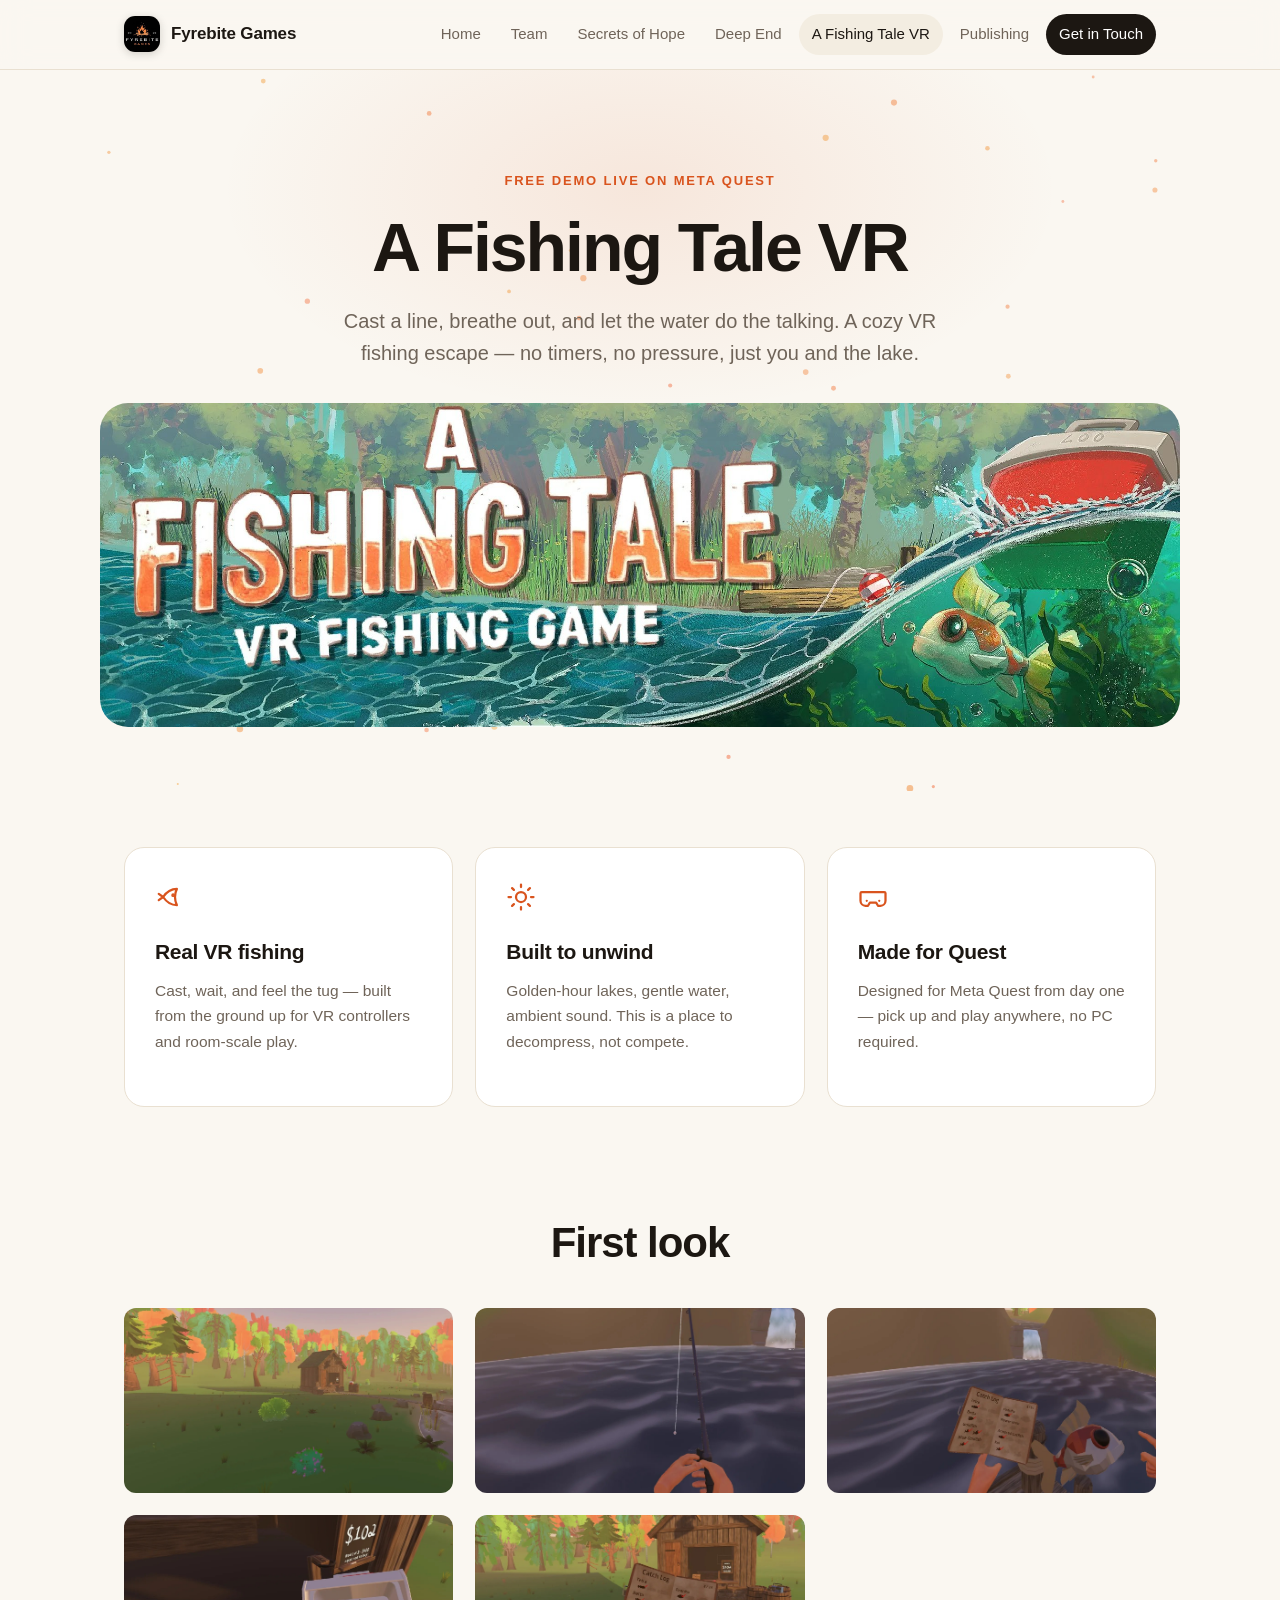
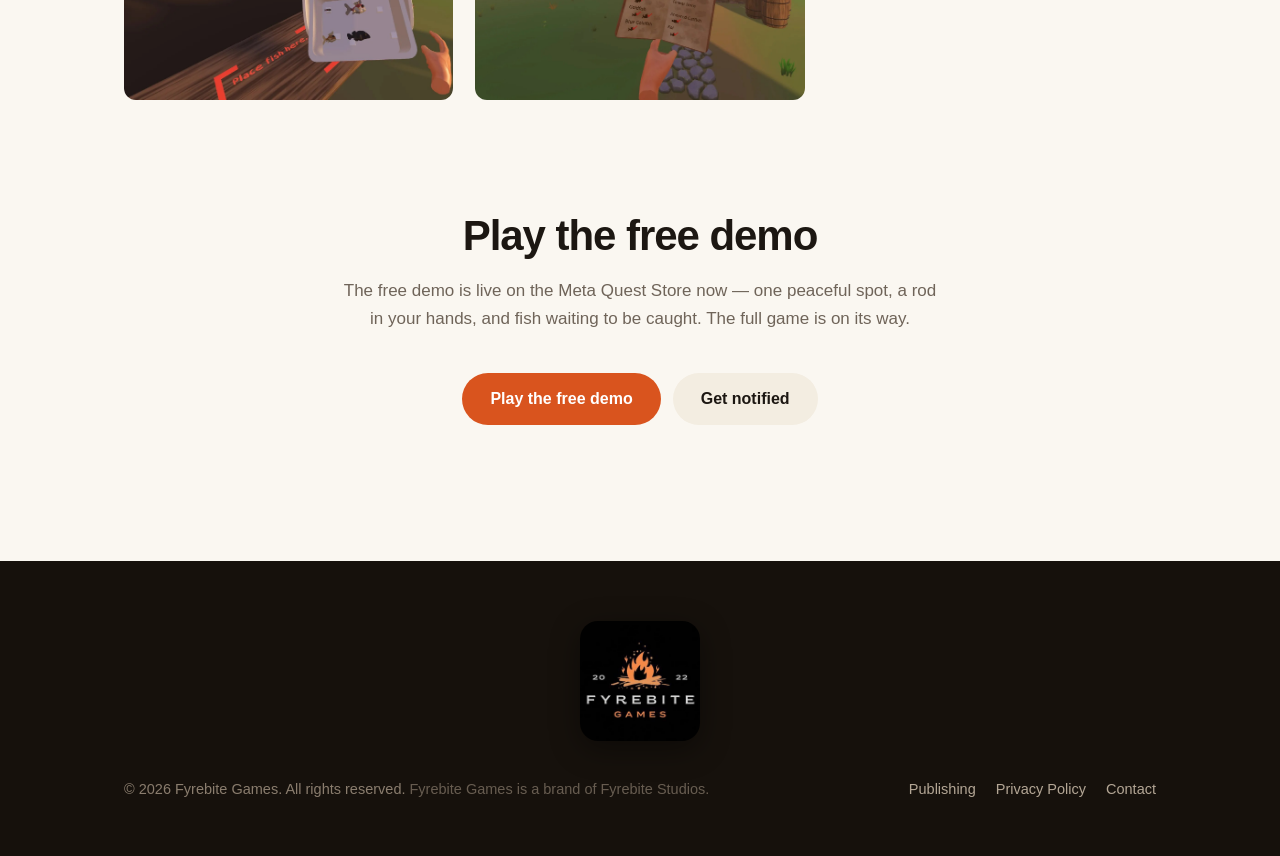
<file: a-fishing-tale-vr.html>
<!DOCTYPE html>
<html lang="en">
<head>
<meta charset="UTF-8">
<meta name="viewport" content="width=device-width, initial-scale=1.0">
<title>A Fishing Tale VR — Fyrebite Games</title>
<meta name="description" content="A Fishing Tale VR — a cozy VR fishing escape. Play the free demo now on Meta Quest.">
<link rel="stylesheet" href="style.css">
</head>
<body>

<nav class="nav">
  <div class="nav-inner">
    <a class="brand" href="index.html"><img class="brand-logo" src="logo.jpg" alt="Fyrebite Games logo"><span class="brand-name">Fyrebite Games</span></a>
    <div class="nav-links">
      <a href="index.html">Home</a>
      <a href="team.html">Team</a>
      <a href="secrets-of-hope.html">Secrets of Hope</a>
      <a href="deep-end.html">Deep End</a>
      <a href="a-fishing-tale-vr.html" class="active">A Fishing Tale VR</a>
      <a href="publishing.html">Publishing</a>
      <a href="contact.html" class="nav-cta">Get in Touch</a>
    </div>
  </div>
</nav>

<header class="hero wrap">
  <canvas id="embers"></canvas>
  <span class="eyebrow">Free demo live on Meta Quest</span>
  <h1>A Fishing Tale VR</h1>
  <p class="lede">Cast a line, breathe out, and let the water do the talking. A cozy VR fishing escape — no timers, no pressure, just you and the lake.</p>
  <img src="fishing-keyart.jpg" alt="A Fishing Tale VR key art" style="width:100%;border-radius:28px;display:block;margin-top:30px">
</header>

<main class="wrap">
  <section class="section">
    <div class="grid grid-3">
      <div class="card">
        <svg width="30" height="30" viewBox="0 0 24 24" fill="none" stroke="#d9541e" stroke-width="1.8" stroke-linecap="round" stroke-linejoin="round" style="margin-bottom:14px"><path d="M6.5 12c3-4.5 7-6.5 11-6.5 0 0-1.5 3-1.5 6.5S17.5 18.5 17.5 18.5c-4 0-8-2-11-6.5z"/><path d="M6.5 12 3 9.5M6.5 12 3 14.5"/><circle cx="14.5" cy="10.5" r="0.6" fill="#d9541e"/></svg>
        <h3>Real VR fishing</h3>
        <p>Cast, wait, and feel the tug — built from the ground up for VR controllers and room-scale play.</p>
      </div>
      <div class="card">
        <svg width="30" height="30" viewBox="0 0 24 24" fill="none" stroke="#d9541e" stroke-width="1.8" stroke-linecap="round" stroke-linejoin="round" style="margin-bottom:14px"><circle cx="12" cy="12" r="4"/><path d="M12 2v2M12 20v2M4.9 4.9l1.4 1.4M17.7 17.7l1.4 1.4M2 12h2M20 12h2M4.9 19.1l1.4-1.4M17.7 6.3l1.4-1.4"/></svg>
        <h3>Built to unwind</h3>
        <p>Golden-hour lakes, gentle water, ambient sound. This is a place to decompress, not compete.</p>
      </div>
      <div class="card">
        <svg width="30" height="30" viewBox="0 0 24 24" fill="none" stroke="#d9541e" stroke-width="1.8" stroke-linecap="round" stroke-linejoin="round" style="margin-bottom:14px"><path d="M3 8h18a1 1 0 0 1 1 1v6a4 4 0 0 1-4 4h-2l-1.5-2.5h-5L8 19H6a4 4 0 0 1-4-4V9a1 1 0 0 1 1-1z"/><path d="M7 15h.01M17 15h.01"/></svg>
        <h3>Made for Quest</h3>
        <p>Designed for Meta Quest from day one — pick up and play anywhere, no PC required.</p>
      </div>
    </div>
  </section>

  <section class="section">
    <div class="section-head">
      <h2>First look</h2>
    </div>
    <div class="grid grid-3">
      <img src="fishing-shot1.jpg" alt="A Fishing Tale VR screenshot — autumn forest clearing with a wooden hut" style="width:100%;border-radius:12px;display:block">
      <img src="fishing-shot2.jpg" alt="A Fishing Tale VR screenshot — first-person fishing rod over dark water" style="width:100%;border-radius:12px;display:block">
      <img src="fishing-shot3.jpg" alt="A Fishing Tale VR screenshot — Catch Log book beside a koi" style="width:100%;border-radius:12px;display:block">
      <img src="fishing-shot4.jpg" alt="A Fishing Tale VR screenshot — tray of caught fish on a wooden counter" style="width:100%;border-radius:12px;display:block">
      <img src="fishing-shot5.jpg" alt="A Fishing Tale VR screenshot — Catch Log book in front of the hut" style="width:100%;border-radius:12px;display:block">
    </div>
  </section>

  <section class="section">
    <div class="section-head">
      <h2>Play the free demo</h2>
      <p>The free demo is live on the Meta Quest Store now — one peaceful spot, a rod in your hands, and fish waiting to be caught. The full game is on its way.</p>
    </div>
    <div class="btn-row">
      <a class="btn btn-primary" href="https://www.meta.com/experiences/a-fishing-tale-vr-demo/1470078112849939/" target="_blank" rel="noopener">Play the free demo</a>
      <a class="btn btn-ghost" href="contact.html">Get notified</a>
    </div>
  </section>
</main>

<footer>
  <div class="foot-logo"><img src="logo.jpg" alt="Fyrebite Games logo"></div>
  <div class="foot-inner">
    <p>© 2026 Fyrebite Games. All rights reserved. <span style="opacity:.7">Fyrebite Games is a brand of Fyrebite Studios.</span></p>
    <div class="foot-links">
      <a href="publishing.html">Publishing</a>
      <a href="privacy.html">Privacy Policy</a>
      <a href="contact.html">Contact</a>
    </div>
  </div>
</footer>

<script src="script.js"></script>
</body>
</html>
</file>
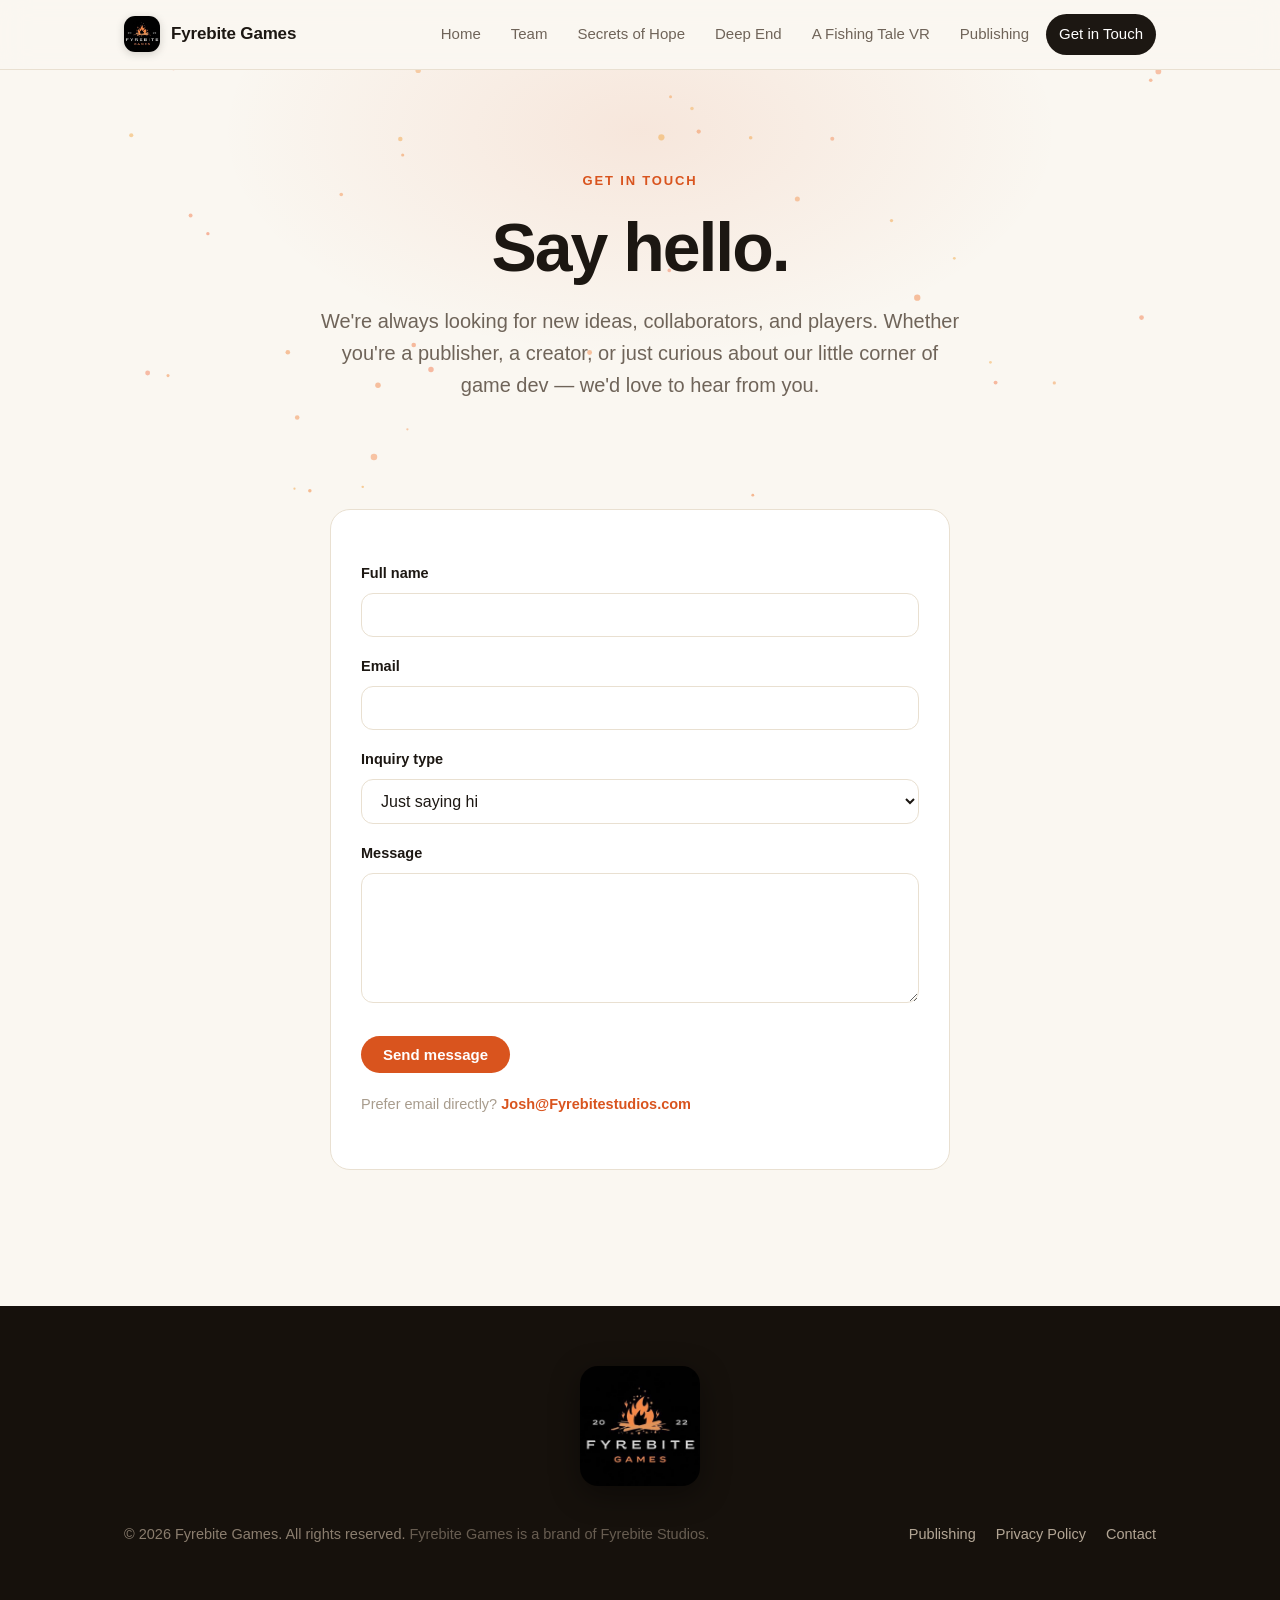
<file: contact.html>
<!DOCTYPE html>
<html lang="en">
<head>
<meta charset="UTF-8">
<meta name="viewport" content="width=device-width, initial-scale=1.0">
<title>Get in Touch — Fyrebite Games</title>
<meta name="description" content="Contact Fyrebite Games — new ideas, collaborators, players, press.">
<link rel="stylesheet" href="style.css">
</head>
<body>

<nav class="nav">
  <div class="nav-inner">
    <a class="brand" href="index.html"><img class="brand-logo" src="logo.jpg" alt="Fyrebite Games logo"><span class="brand-name">Fyrebite Games</span></a>
    <div class="nav-links">
      <a href="index.html">Home</a>
      <a href="team.html">Team</a>
      <a href="secrets-of-hope.html">Secrets of Hope</a>
      <a href="deep-end.html">Deep End</a>
      <a href="a-fishing-tale-vr.html">A Fishing Tale VR</a>
      <a href="publishing.html">Publishing</a>
      <a href="contact.html" class="nav-cta active">Get in Touch</a>
    </div>
  </div>
</nav>

<header class="hero wrap">
  <canvas id="embers"></canvas>
  <span class="eyebrow">Get in touch</span>
  <h1>Say hello.</h1>
  <p class="lede">We're always looking for new ideas, collaborators, and players. Whether you're a publisher, a creator, or just curious about our little corner of game dev — we'd love to hear from you.</p>
</header>

<main class="wrap">
  <section class="section" style="padding-top: 10px;">
    <div class="card form-card">
      <form action="mailto:Josh@Fyrebitestudios.com" method="post" enctype="text/plain">
        <label for="name">Full name</label>
        <input id="name" name="name" type="text" required>

        <label for="email">Email</label>
        <input id="email" name="email" type="email" required>

        <label for="type">Inquiry type</label>
        <select id="type" name="inquiry-type">
          <option>Just saying hi</option>
          <option>Press / content creator</option>
          <option>Publishing / business</option>
          <option>Collaboration</option>
          <option>Support</option>
        </select>

        <label for="message">Message</label>
        <textarea id="message" name="message" required></textarea>

        <div style="margin-top: 24px;">
          <button class="btn btn-primary" type="submit">Send message</button>
        </div>
      </form>
      <p style="margin-top: 20px; font-size: 14.5px; color: var(--faint);">Prefer email directly? <a class="text-link" href="mailto:Josh@Fyrebitestudios.com">Josh@Fyrebitestudios.com</a></p>
    </div>
  </section>
</main>

<footer>
  <div class="foot-logo"><img src="logo.jpg" alt="Fyrebite Games logo"></div>
  <div class="foot-inner">
    <p>© 2026 Fyrebite Games. All rights reserved. <span style="opacity:.7">Fyrebite Games is a brand of Fyrebite Studios.</span></p>
    <div class="foot-links">
      <a href="publishing.html">Publishing</a>
      <a href="privacy.html">Privacy Policy</a>
      <a href="contact.html">Contact</a>
    </div>
  </div>
</footer>

<script src="script.js"></script>
</body>
</html>
</file>
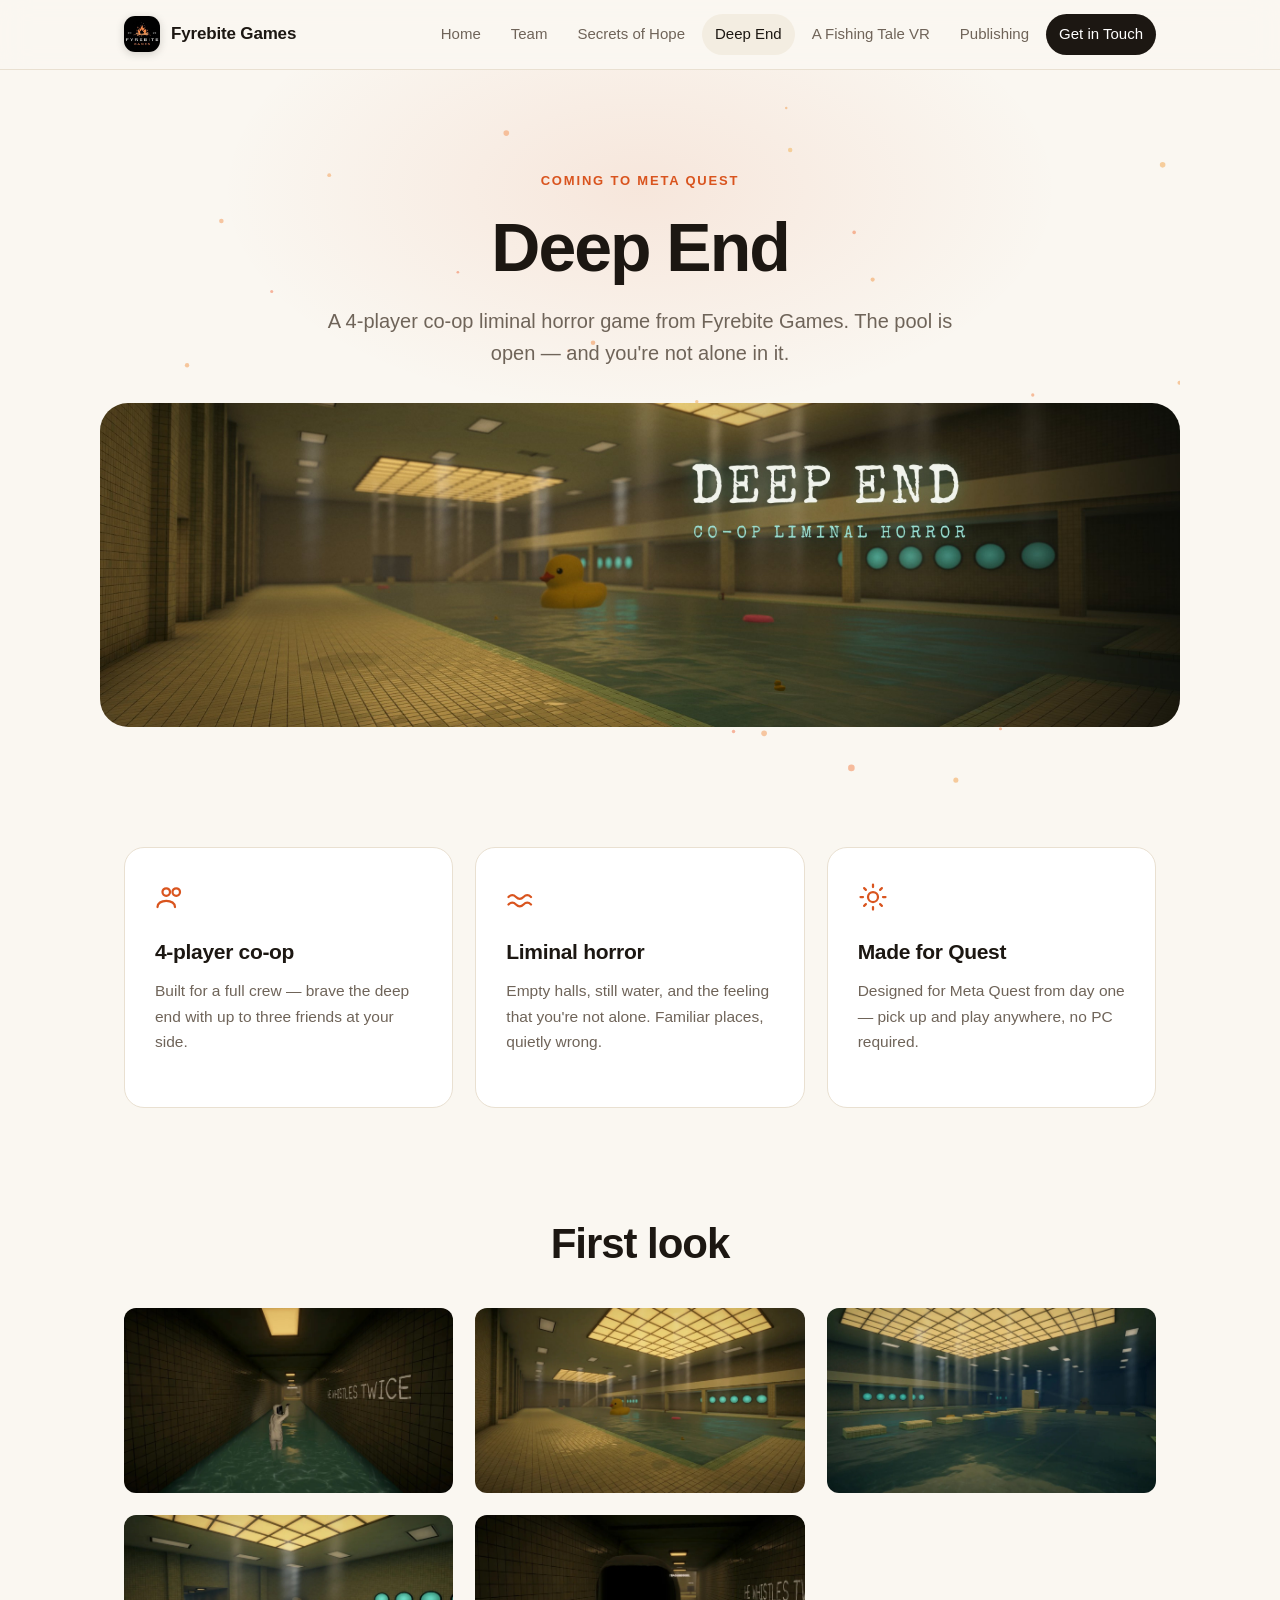
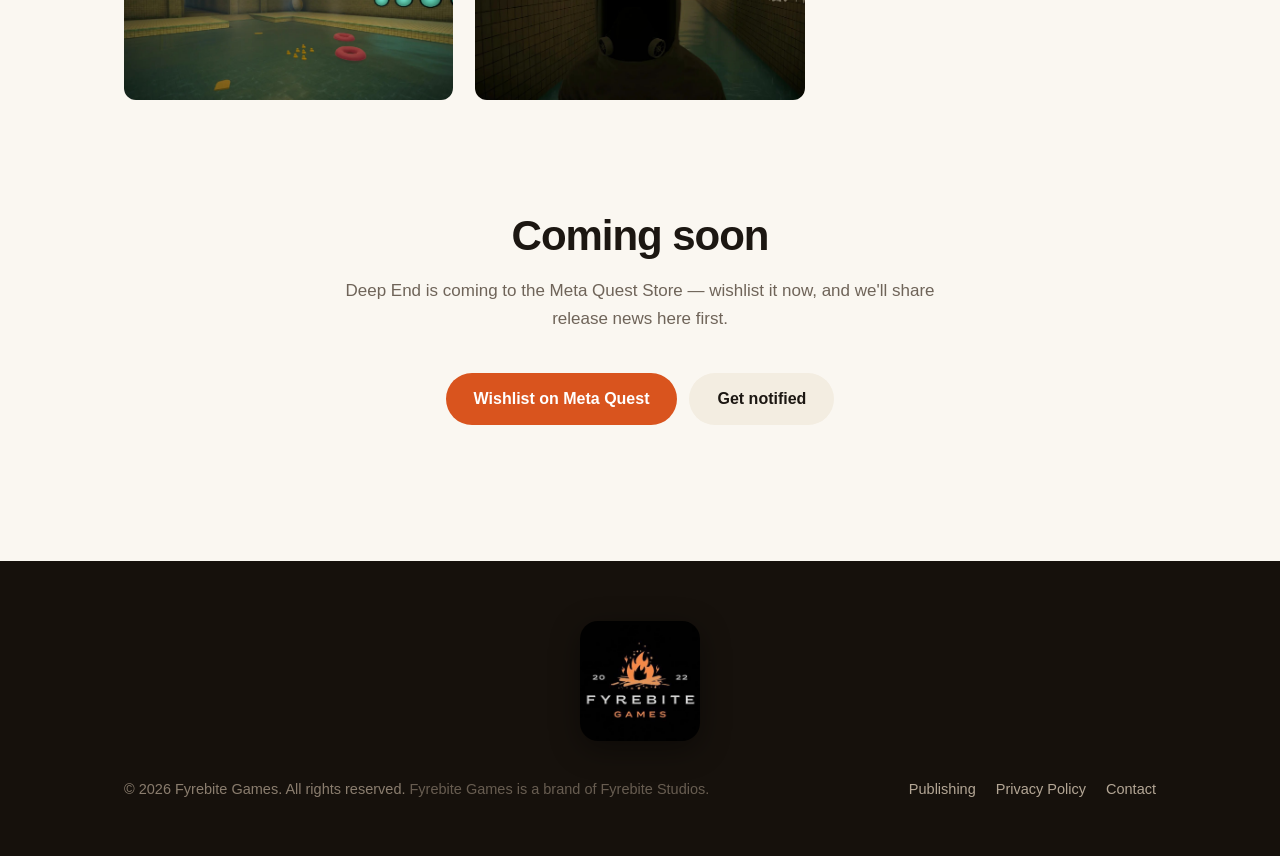
<file: deep-end.html>
<!DOCTYPE html>
<html lang="en">
<head>
<meta charset="UTF-8">
<meta name="viewport" content="width=device-width, initial-scale=1.0">
<title>Deep End — Fyrebite Games</title>
<meta name="description" content="Deep End — a 4-player co-op liminal horror game coming to Meta Quest.">
<link rel="stylesheet" href="style.css">
</head>
<body>

<nav class="nav">
  <div class="nav-inner">
    <a class="brand" href="index.html"><img class="brand-logo" src="logo.jpg" alt="Fyrebite Games logo"><span class="brand-name">Fyrebite Games</span></a>
    <div class="nav-links">
      <a href="index.html">Home</a>
      <a href="team.html">Team</a>
      <a href="secrets-of-hope.html">Secrets of Hope</a>
      <a href="deep-end.html" class="active">Deep End</a>
      <a href="a-fishing-tale-vr.html">A Fishing Tale VR</a>
      <a href="publishing.html">Publishing</a>
      <a href="contact.html" class="nav-cta">Get in Touch</a>
    </div>
  </div>
</nav>

<header class="hero wrap">
  <canvas id="embers"></canvas>
  <span class="eyebrow">Coming to Meta Quest</span>
  <h1>Deep End</h1>
  <p class="lede">A 4-player co-op liminal horror game from Fyrebite Games. The pool is open — and you're not alone in it.</p>
  <img src="deep-end-hero.jpg" alt="Deep End key art" style="width:100%;border-radius:28px;display:block;margin-top:30px">
</header>

<main class="wrap">
  <section class="section">
    <div class="grid grid-3">
      <div class="card">
        <svg width="30" height="30" viewBox="0 0 24 24" fill="none" stroke="#d9541e" stroke-width="1.8" stroke-linecap="round" stroke-linejoin="round" style="margin-bottom:14px"><circle cx="9" cy="8" r="3"/><circle cx="17" cy="8" r="3"/><path d="M2 20c0-3 3-5 7-5s7 2 7 5"/></svg>
        <h3>4-player co-op</h3>
        <p>Built for a full crew — brave the deep end with up to three friends at your side.</p>
      </div>
      <div class="card">
        <svg width="30" height="30" viewBox="0 0 24 24" fill="none" stroke="#d9541e" stroke-width="1.8" stroke-linecap="round" stroke-linejoin="round" style="margin-bottom:14px"><path d="M2 12c2-2 4-2 6 0s4 2 6 0 4-2 6 0"/><path d="M2 18c2-2 4-2 6 0s4 2 6 0 4-2 6 0"/></svg>
        <h3>Liminal horror</h3>
        <p>Empty halls, still water, and the feeling that you're not alone. Familiar places, quietly wrong.</p>
      </div>
      <div class="card">
        <svg width="30" height="30" viewBox="0 0 24 24" fill="none" stroke="#d9541e" stroke-width="1.8" stroke-linecap="round" stroke-linejoin="round" style="margin-bottom:14px"><circle cx="12" cy="12" r="4"/><path d="M12 2v2M12 20v2M4.9 4.9l1.4 1.4M17.7 17.7l1.4 1.4M2 12h2M20 12h2M4.9 19.1l1.4-1.4M17.7 6.3l1.4-1.4"/></svg>
        <h3>Made for Quest</h3>
        <p>Designed for Meta Quest from day one — pick up and play anywhere, no PC required.</p>
      </div>
    </div>
  </section>

  <section class="section">
    <div class="section-head">
      <h2>First look</h2>
    </div>
    <div class="grid grid-3">
      <img src="deep-end-shot1.jpg" alt="Deep End screenshot — flooded corridor, 'HE WHISTLES TWICE' on the wall" style="width:100%;border-radius:12px;display:block">
      <img src="deep-end-shot2.jpg" alt="Deep End screenshot — empty pool with a yellow rubber duck" style="width:100%;border-radius:12px;display:block">
      <img src="deep-end-shot3.jpg" alt="Deep End screenshot — pool hall at night with floating platforms" style="width:100%;border-radius:12px;display:block">
      <img src="deep-end-shot4.jpg" alt="Deep End screenshot — pool with red inflatable rings and a beach ball" style="width:100%;border-radius:12px;display:block">
      <img src="deep-end-shot5.jpg" alt="Deep End screenshot — faceless figure in a diving helmet" style="width:100%;border-radius:12px;display:block">
    </div>
  </section>

  <section class="section">
    <div class="section-head">
      <h2>Coming soon</h2>
      <p>Deep End is coming to the Meta Quest Store — wishlist it now, and we'll share release news here first.</p>
    </div>
    <div class="btn-row">
      <a class="btn btn-primary" href="https://www.meta.com/experiences/deep-end-co-op-liminal-horror/1435190596338691/" target="_blank" rel="noopener">Wishlist on Meta Quest</a>
      <a class="btn btn-ghost" href="contact.html">Get notified</a>
    </div>
  </section>
</main>

<footer>
  <div class="foot-logo"><img src="logo.jpg" alt="Fyrebite Games logo"></div>
  <div class="foot-inner">
    <p>© 2026 Fyrebite Games. All rights reserved. <span style="opacity:.7">Fyrebite Games is a brand of Fyrebite Studios.</span></p>
    <div class="foot-links">
      <a href="publishing.html">Publishing</a>
      <a href="privacy.html">Privacy Policy</a>
      <a href="contact.html">Contact</a>
    </div>
  </div>
</footer>

<script src="script.js"></script>
</body>
</html>
</file>
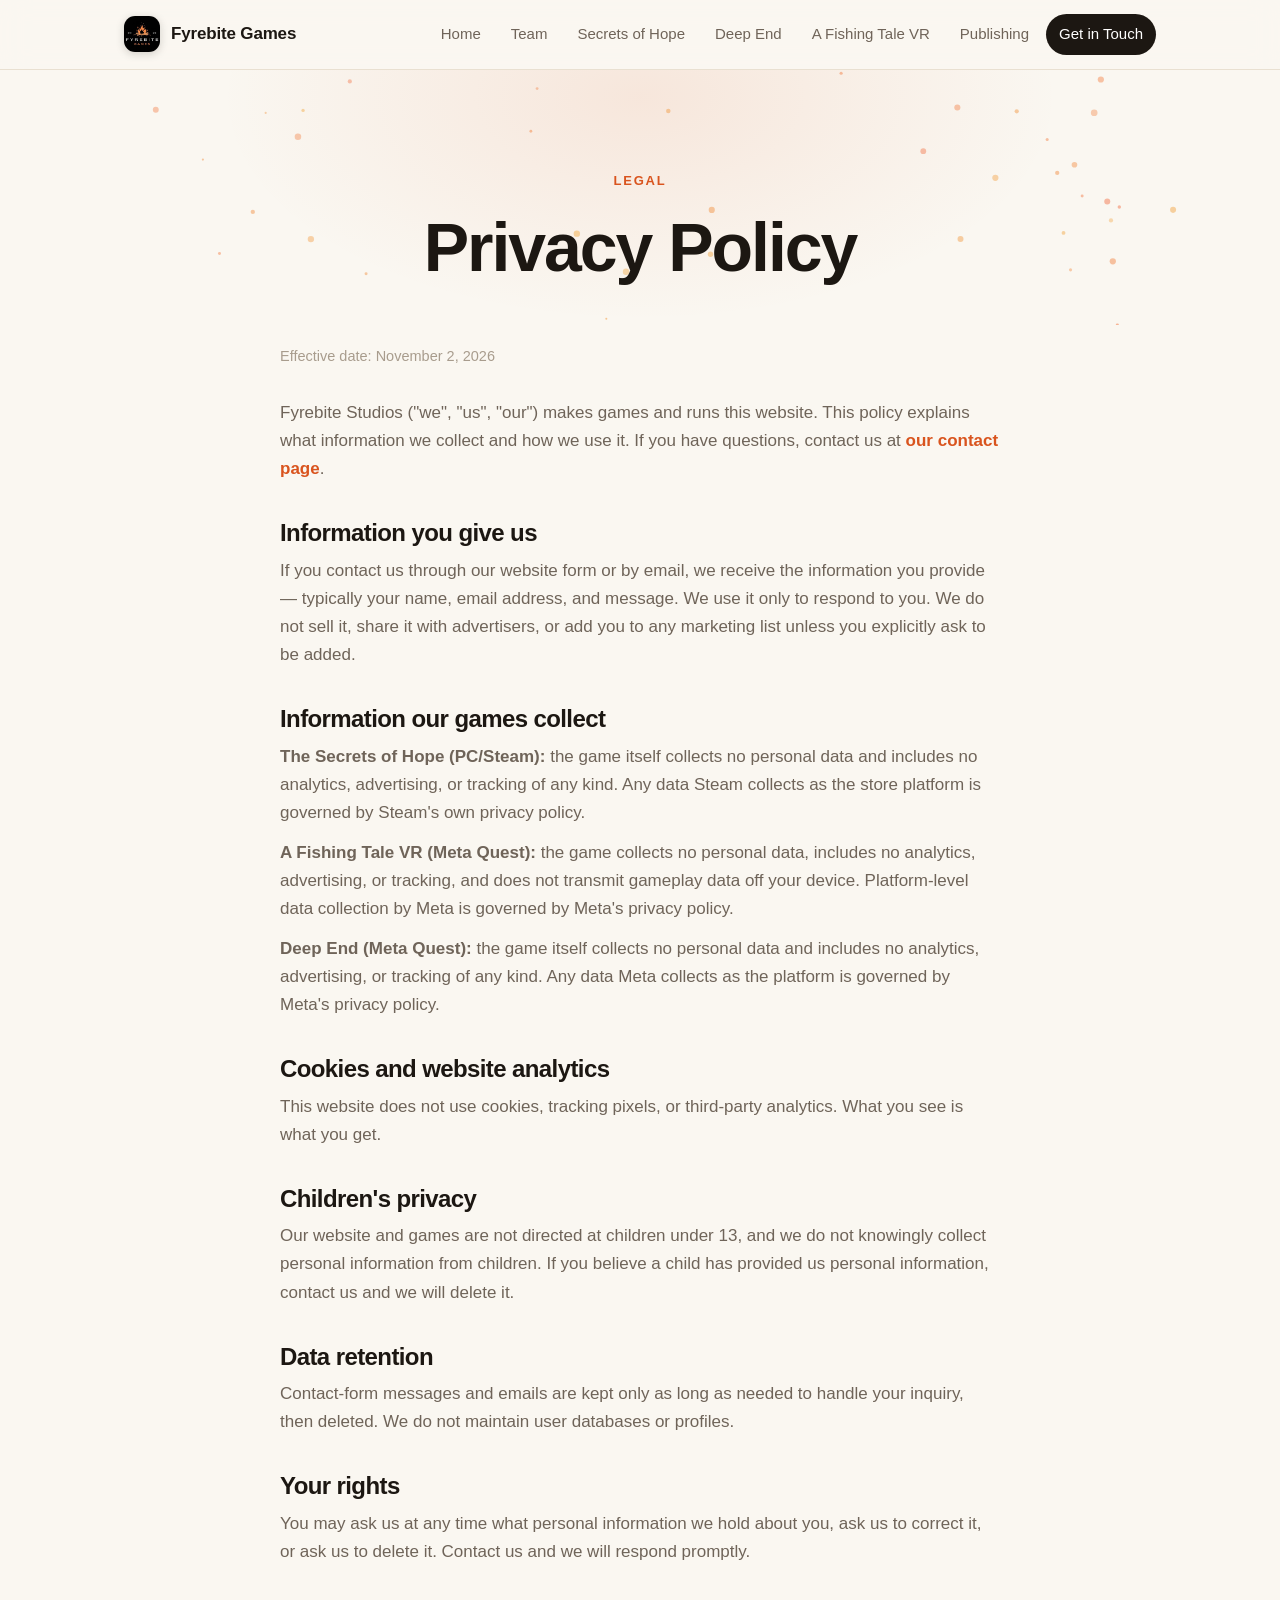
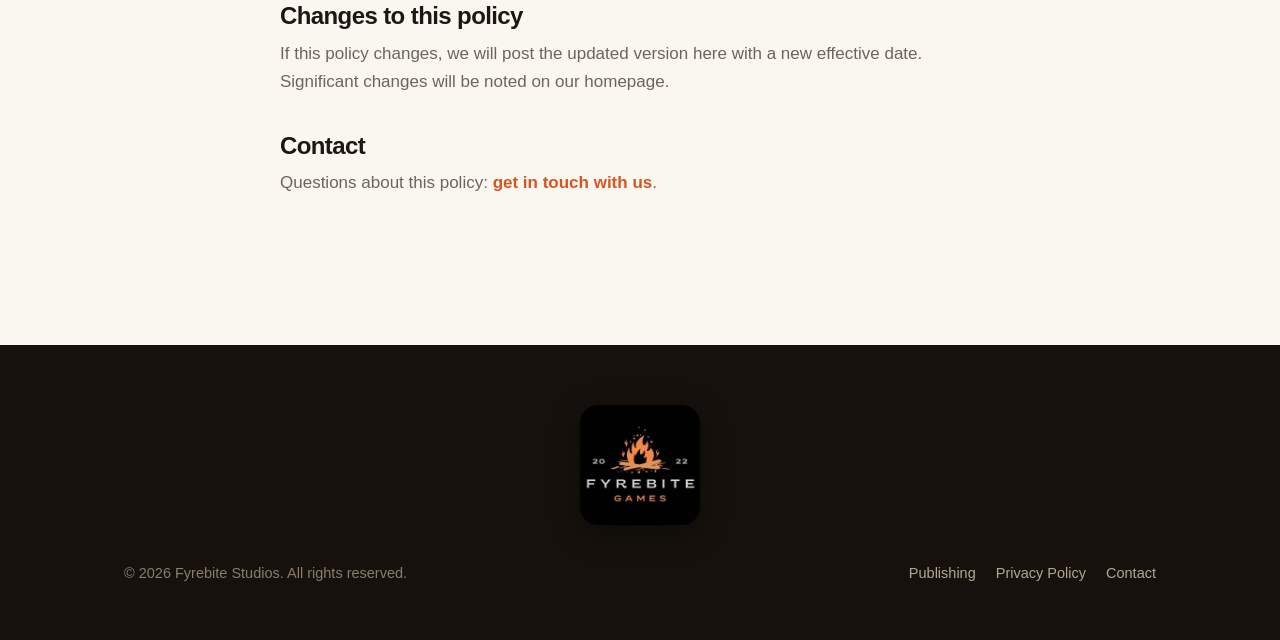
<file: privacy.html>
<!DOCTYPE html>
<html lang="en">
<head>
<meta charset="UTF-8">
<meta name="viewport" content="width=device-width, initial-scale=1.0">
<title>Privacy Policy — Fyrebite Studios</title>
<meta name="description" content="Privacy Policy for Fyrebite Studios and its games.">
<link rel="stylesheet" href="style.css">
</head>
<body>

<nav class="nav">
  <div class="nav-inner">
    <a class="brand" href="index.html"><img class="brand-logo" src="logo.jpg" alt="Fyrebite Games logo"><span class="brand-name">Fyrebite Games</span></a>
    <div class="nav-links">
      <a href="index.html">Home</a>
      <a href="team.html">Team</a>
      <a href="secrets-of-hope.html">Secrets of Hope</a>
      <a href="deep-end.html">Deep End</a>
      <a href="a-fishing-tale-vr.html">A Fishing Tale VR</a>
      <a href="publishing.html">Publishing</a>
      <a href="contact.html" class="nav-cta">Get in Touch</a>
    </div>
  </div>
</nav>

<header class="hero wrap" style="padding-bottom: 20px;">
  <canvas id="embers"></canvas>
  <span class="eyebrow">Legal</span>
  <h1>Privacy Policy</h1>
</header>

<main class="wrap">
  <div class="prose section" style="padding-top: 20px;">
    <p class="updated">Effective date: November 2, 2026</p>

    <p>Fyrebite Studios ("we", "us", "our") makes games and runs this website. This policy explains what information we collect and how we use it. If you have questions, contact us at <a class="text-link" href="contact.html">our contact page</a>.</p>

    <h2>Information you give us</h2>
    <p>If you contact us through our website form or by email, we receive the information you provide — typically your name, email address, and message. We use it only to respond to you. We do not sell it, share it with advertisers, or add you to any marketing list unless you explicitly ask to be added.</p>

    <h2>Information our games collect</h2>
    <p><strong>The Secrets of Hope (PC/Steam):</strong> the game itself collects no personal data and includes no analytics, advertising, or tracking of any kind. Any data Steam collects as the store platform is governed by Steam's own privacy policy.</p>
    <p><strong>A Fishing Tale VR (Meta Quest):</strong> the game collects no personal data, includes no analytics, advertising, or tracking, and does not transmit gameplay data off your device. Platform-level data collection by Meta is governed by Meta's privacy policy.</p>
    <p><strong>Deep End (Meta Quest):</strong> the game itself collects no personal data and includes no analytics, advertising, or tracking of any kind. Any data Meta collects as the platform is governed by Meta's privacy policy.</p>

    <h2>Cookies and website analytics</h2>
    <p>This website does not use cookies, tracking pixels, or third-party analytics. What you see is what you get.</p>

    <h2>Children's privacy</h2>
    <p>Our website and games are not directed at children under 13, and we do not knowingly collect personal information from children. If you believe a child has provided us personal information, contact us and we will delete it.</p>

    <h2>Data retention</h2>
    <p>Contact-form messages and emails are kept only as long as needed to handle your inquiry, then deleted. We do not maintain user databases or profiles.</p>

    <h2>Your rights</h2>
    <p>You may ask us at any time what personal information we hold about you, ask us to correct it, or ask us to delete it. Contact us and we will respond promptly.</p>

    <h2>Changes to this policy</h2>
    <p>If this policy changes, we will post the updated version here with a new effective date. Significant changes will be noted on our homepage.</p>

    <h2>Contact</h2>
    <p>Questions about this policy: <a class="text-link" href="contact.html">get in touch with us</a>.</p>
  </div>
</main>

<footer>
  <div class="foot-logo"><img src="logo.jpg" alt="Fyrebite Games logo"></div>
  <div class="foot-inner">
    <p>© 2026 Fyrebite Studios. All rights reserved.</p>
    <div class="foot-links">
      <a href="publishing.html">Publishing</a>
      <a href="privacy.html">Privacy Policy</a>
      <a href="contact.html">Contact</a>
    </div>
  </div>
</footer>

<script src="script.js"></script>
</body>
</html>
</file>
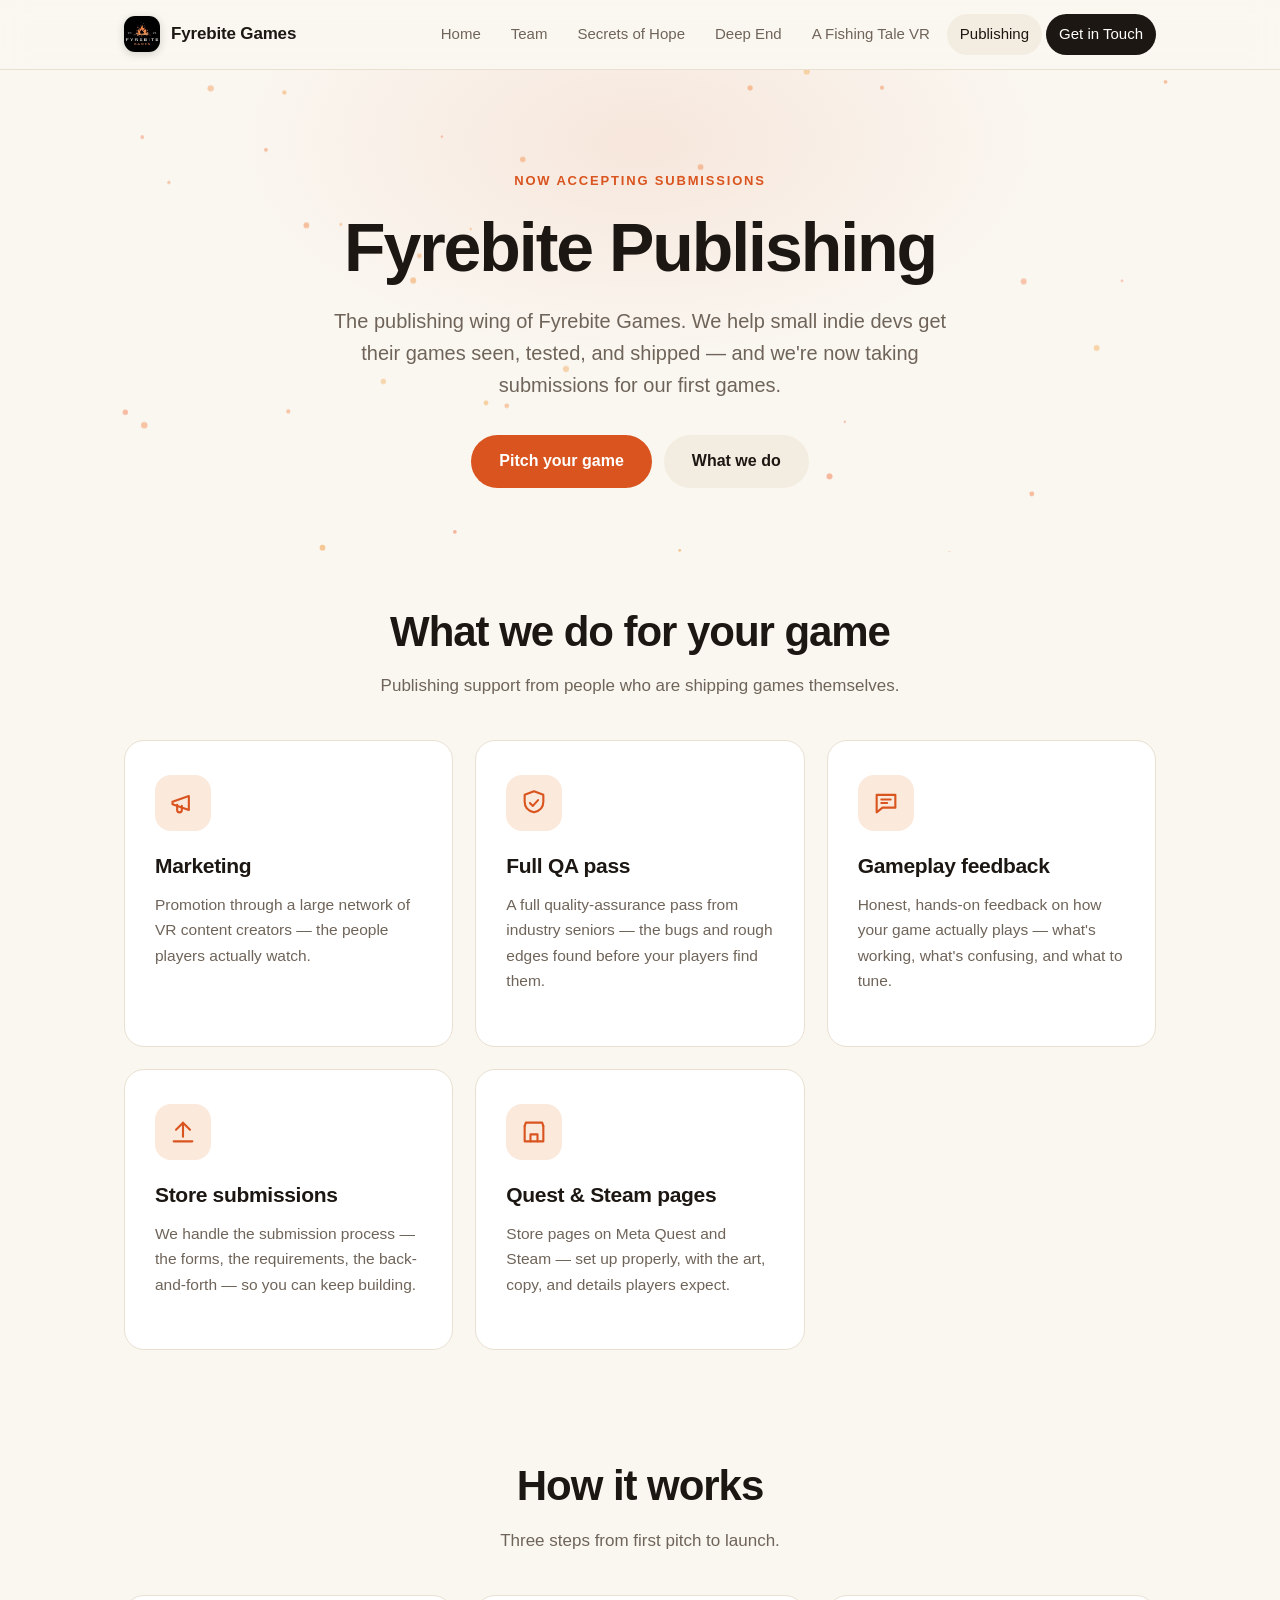
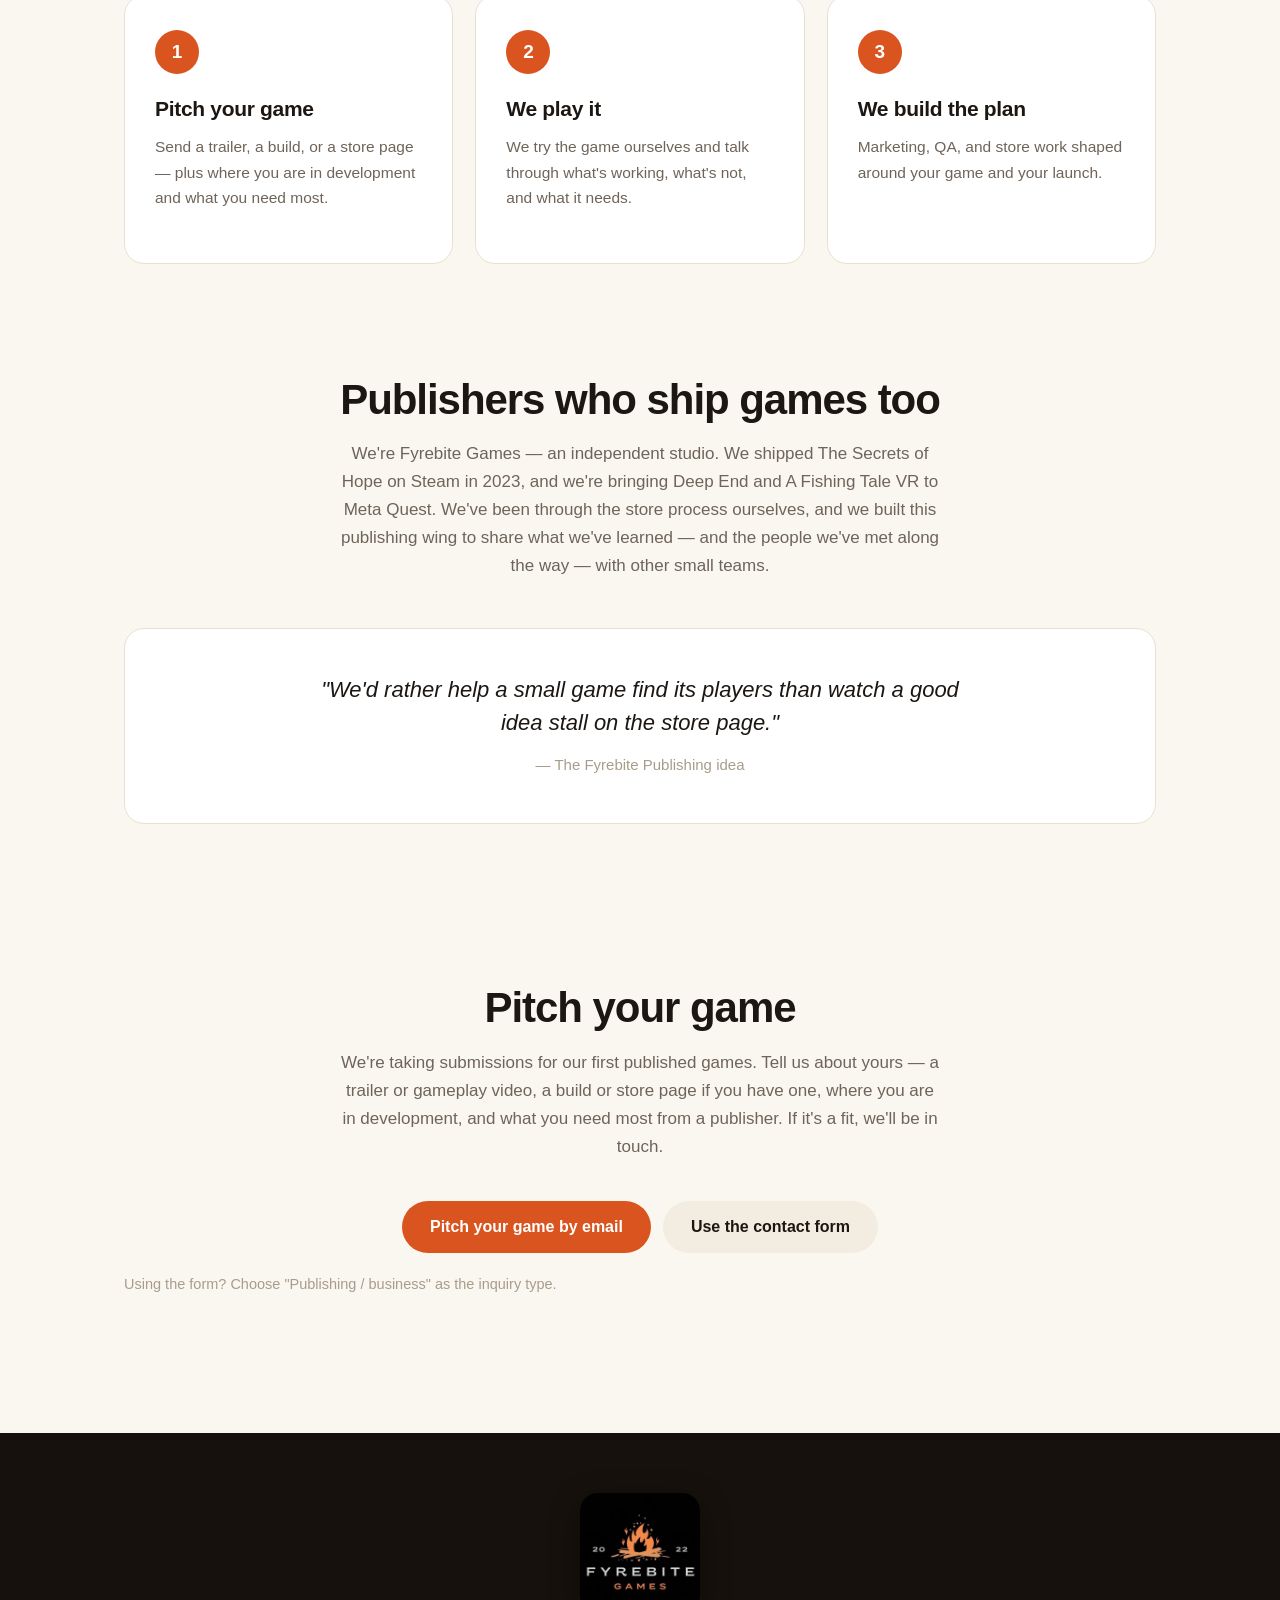
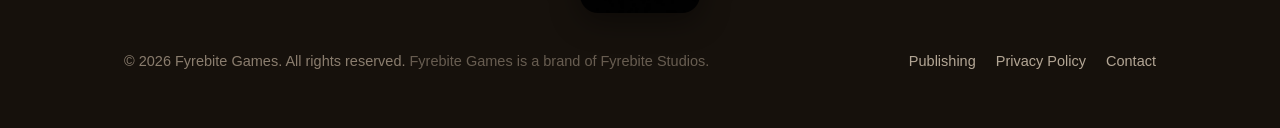
<file: publishing.html>
<!DOCTYPE html>
<html lang="en">
<head>
<meta charset="UTF-8">
<meta name="viewport" content="width=device-width, initial-scale=1.0">
<title>Fyrebite Publishing — Fyrebite Games</title>
<meta name="description" content="Fyrebite Publishing — the publishing wing of Fyrebite Games. Marketing, QA, gameplay feedback, and store submissions for small indie devs. Now accepting submissions.">
<link rel="stylesheet" href="style.css">
</head>
<body>

<nav class="nav">
  <div class="nav-inner">
    <a class="brand" href="index.html"><img class="brand-logo" src="logo.jpg" alt="Fyrebite Games logo"><span class="brand-name">Fyrebite Games</span></a>
    <div class="nav-links">
      <a href="index.html">Home</a>
      <a href="team.html">Team</a>
      <a href="secrets-of-hope.html">Secrets of Hope</a>
      <a href="deep-end.html">Deep End</a>
      <a href="a-fishing-tale-vr.html">A Fishing Tale VR</a>
      <a href="publishing.html" class="active">Publishing</a>
      <a href="contact.html" class="nav-cta">Get in Touch</a>
    </div>
  </div>
</nav>

<header class="hero wrap">
  <canvas id="embers"></canvas>
  <span class="eyebrow">Now accepting submissions</span>
  <h1>Fyrebite Publishing</h1>
  <p class="lede">The publishing wing of Fyrebite Games. We help small indie devs get their games seen, tested, and shipped — and we're now taking submissions for our first games.</p>
  <div class="btn-row">
    <a class="btn btn-primary" href="mailto:Josh@Fyrebitestudios.com?subject=Fyrebite%20Publishing%20%E2%80%94%20Game%20pitch">Pitch your game</a>
    <a class="btn btn-ghost" href="#what-we-do">What we do</a>
  </div>
</header>

<main class="wrap">
  <section class="section" id="what-we-do">
    <div class="section-head">
      <h2>What we do for your game</h2>
      <p>Publishing support from people who are shipping games themselves.</p>
    </div>
    <div class="grid grid-3">
      <div class="card">
        <div class="icon-badge"><svg width="28" height="28" viewBox="0 0 24 24" fill="none" stroke="#d9541e" stroke-width="1.8" stroke-linecap="round" stroke-linejoin="round"><path d="M3 11l14-5v12L3 13v-2z"/><path d="M7 13.5V18a2 2 0 0 0 4 0v-3.5"/></svg></div>
        <h3>Marketing</h3>
        <p>Promotion through a large network of VR content creators — the people players actually watch.</p>
      </div>
      <div class="card">
        <div class="icon-badge"><svg width="28" height="28" viewBox="0 0 24 24" fill="none" stroke="#d9541e" stroke-width="1.8" stroke-linecap="round" stroke-linejoin="round"><path d="M12 2l8 3v6c0 5-3.5 8-8 9-4.5-1-8-4-8-9V5z"/><path d="M8.5 12l2.5 2.5 4.5-5"/></svg></div>
        <h3>Full QA pass</h3>
        <p>A full quality-assurance pass from industry seniors — the bugs and rough edges found before your players find them.</p>
      </div>
      <div class="card">
        <div class="icon-badge"><svg width="28" height="28" viewBox="0 0 24 24" fill="none" stroke="#d9541e" stroke-width="1.8" stroke-linecap="round" stroke-linejoin="round"><path d="M4 5h16v11H9l-5 4V5z"/><path d="M8 9h8M8 12h5"/></svg></div>
        <h3>Gameplay feedback</h3>
        <p>Honest, hands-on feedback on how your game actually plays — what's working, what's confusing, and what to tune.</p>
      </div>
      <div class="card">
        <div class="icon-badge"><svg width="28" height="28" viewBox="0 0 24 24" fill="none" stroke="#d9541e" stroke-width="1.8" stroke-linecap="round" stroke-linejoin="round"><path d="M12 16V4M6 10l6-6 6 6"/><path d="M4 20h16"/></svg></div>
        <h3>Store submissions</h3>
        <p>We handle the submission process — the forms, the requirements, the back-and-forth — so you can keep building.</p>
      </div>
      <div class="card">
        <div class="icon-badge"><svg width="28" height="28" viewBox="0 0 24 24" fill="none" stroke="#d9541e" stroke-width="1.8" stroke-linecap="round" stroke-linejoin="round"><path d="M4 7l1-3h14l1 3"/><path d="M4 7v13h16V7"/><path d="M9 20v-6h6v6"/></svg></div>
        <h3>Quest &amp; Steam pages</h3>
        <p>Store pages on Meta Quest and Steam — set up properly, with the art, copy, and details players expect.</p>
      </div>
    </div>
  </section>

  <section class="section">
    <div class="section-head">
      <h2>How it works</h2>
      <p>Three steps from first pitch to launch.</p>
    </div>
    <div class="grid grid-3">
      <div class="card">
        <div class="step-num">1</div>
        <h3>Pitch your game</h3>
        <p>Send a trailer, a build, or a store page — plus where you are in development and what you need most.</p>
      </div>
      <div class="card">
        <div class="step-num">2</div>
        <h3>We play it</h3>
        <p>We try the game ourselves and talk through what's working, what's not, and what it needs.</p>
      </div>
      <div class="card">
        <div class="step-num">3</div>
        <h3>We build the plan</h3>
        <p>Marketing, QA, and store work shaped around your game and your launch.</p>
      </div>
    </div>
  </section>

  <section class="section">
    <div class="section-head">
      <h2>Publishers who ship games too</h2>
      <p>We're Fyrebite Games — an independent studio. We shipped The Secrets of Hope on Steam in 2023, and we're bringing Deep End and A Fishing Tale VR to Meta Quest. We've been through the store process ourselves, and we built this publishing wing to share what we've learned — and the people we've met along the way — with other small teams.</p>
    </div>
    <div class="quote">
      <p>"We'd rather help a small game find its players than watch a good idea stall on the store page."</p>
      <cite>— The Fyrebite Publishing idea</cite>
    </div>
  </section>

  <section class="section">
    <div class="section-head">
      <h2>Pitch your game</h2>
      <p>We're taking submissions for our first published games. Tell us about yours — a trailer or gameplay video, a build or store page if you have one, where you are in development, and what you need most from a publisher. If it's a fit, we'll be in touch.</p>
    </div>
    <div class="btn-row">
      <a class="btn btn-primary" href="mailto:Josh@Fyrebitestudios.com?subject=Fyrebite%20Publishing%20%E2%80%94%20Game%20pitch">Pitch your game by email</a>
      <a class="btn btn-ghost" href="contact.html">Use the contact form</a>
    </div>
    <p style="margin-top: 20px; font-size: 14.5px; color: var(--faint);">Using the form? Choose "Publishing / business" as the inquiry type.</p>
  </section>
</main>

<footer>
  <div class="foot-logo"><img src="logo.jpg" alt="Fyrebite Games logo"></div>
  <div class="foot-inner">
    <p>© 2026 Fyrebite Games. All rights reserved. <span style="opacity:.7">Fyrebite Games is a brand of Fyrebite Studios.</span></p>
    <div class="foot-links">
      <a href="publishing.html">Publishing</a>
      <a href="privacy.html">Privacy Policy</a>
      <a href="contact.html">Contact</a>
    </div>
  </div>
</footer>

<script src="script.js"></script>
</body>
</html>
</file>
<file: style.css>
/* Fyrebite Studios — cozy indie, Apple-clean */
:root {
  --bg: #faf7f1;
  --bg-soft: #f3ede1;
  --card: #ffffff;
  --ink: #1c1712;
  --muted: #6f6459;
  --faint: #a89c8d;
  --line: #e9e0d1;
  --ember: #d9541e;
  --ember-deep: #b53f12;
  --ember-soft: #fbe9dc;
  --radius: 20px;
  --max: 1080px;
  --font: -apple-system, BlinkMacSystemFont, "SF Pro Text", Inter, "Segoe UI", Roboto, Helvetica, Arial, sans-serif;
}

* { margin: 0; padding: 0; box-sizing: border-box; }

html { scroll-behavior: smooth; }

body {
  font-family: var(--font);
  background: var(--bg);
  color: var(--ink);
  line-height: 1.65;
  font-size: 17px;
  -webkit-font-smoothing: antialiased;
}

/* ---------- nav ---------- */
.nav {
  position: sticky; top: 0; z-index: 50;
  background: rgba(250, 247, 241, 0.82);
  backdrop-filter: blur(14px);
  -webkit-backdrop-filter: blur(14px);
  border-bottom: 1px solid var(--line);
}
.nav-inner {
  max-width: var(--max); margin: 0 auto; padding: 14px 24px;
  display: flex; align-items: center; justify-content: space-between;
}
.brand { display: flex; align-items: center; gap: 11px; text-decoration: none; color: var(--ink); }
.brand-logo {
  width: 36px; height: 36px; border-radius: 11px; object-fit: cover;
  box-shadow: 0 2px 8px rgba(28, 23, 18, 0.18);
}
.brand-name { font-weight: 700; letter-spacing: -0.01em; font-size: 17px; }
.nav-links { display: flex; gap: 4px; align-items: center; }
.nav-links a {
  text-decoration: none; color: var(--muted); font-size: 15px; font-weight: 500;
  padding: 8px 13px; border-radius: 999px; transition: all .18s ease;
}
.nav-links a:hover { color: var(--ink); background: var(--bg-soft); }
.nav-links a.active { color: var(--ink); background: var(--bg-soft); }
.nav-cta {
  background: var(--ink) !important; color: #fff !important;
}
.nav-cta:hover { background: var(--ember) !important; color: #fff !important; }

/* ---------- layout ---------- */
.wrap { max-width: var(--max); margin: 0 auto; padding: 0 24px; }
.hero { padding: 96px 0 64px; text-align: center; }
.eyebrow {
  display: inline-block; font-size: 13px; font-weight: 700;
  letter-spacing: 0.14em; text-transform: uppercase; color: var(--ember);
  margin-bottom: 20px;
}
h1 {
  font-size: clamp(40px, 6vw, 68px); font-weight: 700;
  letter-spacing: -0.03em; line-height: 1.06; margin-bottom: 22px;
}
h2 {
  font-size: clamp(28px, 4vw, 42px); font-weight: 700;
  letter-spacing: -0.025em; line-height: 1.15; margin-bottom: 16px;
}
h3 { font-size: 21px; font-weight: 700; letter-spacing: -0.015em; margin-bottom: 8px; }
.lede { font-size: 20px; color: var(--muted); max-width: 640px; margin: 0 auto 34px; line-height: 1.6; }
.section { padding: 56px 0; }
.section-head { text-align: center; margin-bottom: 40px; }
.section-head p { color: var(--muted); max-width: 600px; margin: 0 auto; }

/* ---------- buttons ---------- */
.btn {
  display: inline-block; text-decoration: none; font-weight: 600; font-size: 16px;
  padding: 13px 28px; border-radius: 999px; transition: all .18s ease; border: none; cursor: pointer;
}
.btn-primary { background: var(--ember); color: #fff; }
.btn-primary:hover { background: var(--ember-deep); transform: translateY(-1px); }
.btn-ghost { background: var(--bg-soft); color: var(--ink); }
.btn-ghost:hover { background: var(--line); transform: translateY(-1px); }
.btn-row { display: flex; gap: 12px; justify-content: center; flex-wrap: wrap; }

/* ---------- cards ---------- */
.grid { display: grid; gap: 22px; }
.grid-3 { grid-template-columns: repeat(3, 1fr); }
.grid-2 { grid-template-columns: repeat(2, 1fr); }
.card {
  background: var(--card); border: 1px solid var(--line); border-radius: var(--radius);
  padding: 34px 30px; transition: all .2s ease;
}
.card:hover { transform: translateY(-3px); box-shadow: 0 18px 40px rgba(28, 23, 18, 0.08); }
.card img.game-art {
  width: 100%; border-radius: 12px; margin-bottom: 20px; display: block;
  aspect-ratio: 16/9; object-fit: cover; background: var(--bg-soft);
}
.tag {
  display: inline-block; font-size: 12.5px; font-weight: 700; letter-spacing: 0.08em;
  text-transform: uppercase; padding: 5px 12px; border-radius: 999px; margin-bottom: 14px;
}
.tag-shipped { background: #e6f2e6; color: #2e7d32; }
.tag-dev { background: var(--ember-soft); color: var(--ember-deep); }
.tag-soon { background: #e8eefb; color: #2b4acb; }
.card p { color: var(--muted); font-size: 15.5px; margin-bottom: 18px; }
.card .btn { font-size: 15px; padding: 10px 22px; }
.text-link { color: var(--ember); font-weight: 600; text-decoration: none; }
.text-link:hover { text-decoration: underline; }

/* ---------- team ---------- */
.member { display: grid; grid-template-columns: 220px 1fr; gap: 36px; align-items: start; }
.member img {
  width: 220px; height: 220px; object-fit: cover; border-radius: var(--radius);
  border: 1px solid var(--line);
}
.member .role { color: var(--ember); font-weight: 700; font-size: 14px; letter-spacing: 0.06em; text-transform: uppercase; margin-bottom: 6px; }
.member p { color: var(--muted); }

/* ---------- feature rows ---------- */
.feature { display: grid; grid-template-columns: 1fr 1fr; gap: 48px; align-items: center; margin: 40px 0; }
.feature img { width: 100%; border-radius: var(--radius); border: 1px solid var(--line); }
.feature ul { list-style: none; margin-top: 18px; }
.feature li { padding: 10px 0; border-top: 1px solid var(--line); color: var(--muted); }
.feature li strong { color: var(--ink); }

/* ---------- quotes / callouts ---------- */
.quote {
  background: var(--card); border: 1px solid var(--line); border-radius: var(--radius);
  padding: 44px; text-align: center; margin: 48px 0;
}
.quote p { font-size: 22px; font-style: italic; color: var(--ink); max-width: 640px; margin: 0 auto 12px; line-height: 1.5; }
.quote cite { color: var(--faint); font-style: normal; font-size: 15px; }
.callout {
  background: var(--ember-soft); border-radius: var(--radius);
  padding: 30px 34px; margin: 36px 0; font-size: 15.5px; color: var(--ink);
}

/* ---------- forms ---------- */
.form-card { max-width: 620px; margin: 0 auto; }
label { display: block; font-weight: 600; font-size: 14.5px; margin: 18px 0 7px; }
input, textarea, select {
  width: 100%; font-family: var(--font); font-size: 16px; color: var(--ink);
  background: var(--card); border: 1px solid var(--line); border-radius: 12px;
  padding: 12px 15px; outline: none; transition: border .15s ease;
}
input:focus, textarea:focus, select:focus { border-color: var(--ember); }
textarea { min-height: 130px; resize: vertical; }

/* ---------- privacy ---------- */
.prose { max-width: 720px; margin: 0 auto; }
.prose h2 { font-size: 24px; margin: 36px 0 10px; }
.prose p, .prose li { color: var(--muted); margin-bottom: 12px; }
.prose ul { padding-left: 22px; }
.prose .updated { color: var(--faint); font-size: 14.5px; margin-bottom: 30px; }

/* ---------- footer ---------- */
footer { background: #16110c; margin-top: 80px; padding: 60px 0 54px; }
.foot-logo { text-align: center; margin-bottom: 28px; }
.foot-logo img { width: 120px; border-radius: 18px; box-shadow: 0 8px 30px rgba(0,0,0,0.4); }
.foot-inner { max-width: var(--max); margin: 0 auto; padding: 0 24px; display: flex; justify-content: space-between; align-items: center; flex-wrap: wrap; gap: 18px; }
.foot-inner p { color: #8a7d6e; font-size: 14.5px; }
.foot-links { display: flex; gap: 20px; }
.foot-links a { color: #b3a695; text-decoration: none; font-size: 14.5px; font-weight: 500; }
.foot-links a:hover { color: var(--ember); }

/* ---------- motion ---------- */
.reveal { opacity: 0; transform: translateY(26px); transition: opacity .7s ease, transform .7s cubic-bezier(0.22, 1, 0.36, 1); }
.reveal.visible { opacity: 1; transform: none; }
@media (prefers-reduced-motion: reduce) {
  .reveal { opacity: 1; transform: none; transition: none; }
  #embers { display: none; }
}

/* ember canvas in hero */
.hero { position: relative; overflow: hidden; }
.horror-hero { position: relative; overflow: hidden; }
#embers { position: absolute; inset: 0; width: 100%; height: 100%; pointer-events: none; }
.hero > *:not(#embers), .horror-hero > *:not(#embers) { position: relative; z-index: 1; }

/* subtle warm glow behind hero */
.hero::before {
  content: ""; position: absolute; inset: -40px;
  background: radial-gradient(600px 320px at 50% 20%, rgba(217, 84, 30, 0.10), transparent 70%);
  pointer-events: none;
}

/* ---------- publishing page ---------- */
.icon-badge {
  width: 56px; height: 56px; border-radius: 16px;
  background: var(--ember-soft);
  display: flex; align-items: center; justify-content: center;
  margin-bottom: 18px;
}
.icon-badge svg { display: block; }
.step-num {
  width: 44px; height: 44px; border-radius: 50%;
  background: var(--ember); color: #fff;
  display: flex; align-items: center; justify-content: center;
  font-size: 19px; font-weight: 700; letter-spacing: -0.01em;
  margin-bottom: 18px;
}

/* ---------- responsive ---------- */
@media (max-width: 760px) {
  .grid-3, .grid-2 { grid-template-columns: 1fr; }
  .member { grid-template-columns: 1fr; }
  .member img { width: 160px; height: 160px; }
  .feature { grid-template-columns: 1fr; gap: 24px; }
  .nav-links a:not(.nav-cta) { display: none; }
  .hero { padding: 64px 0 44px; }
}
</file>
